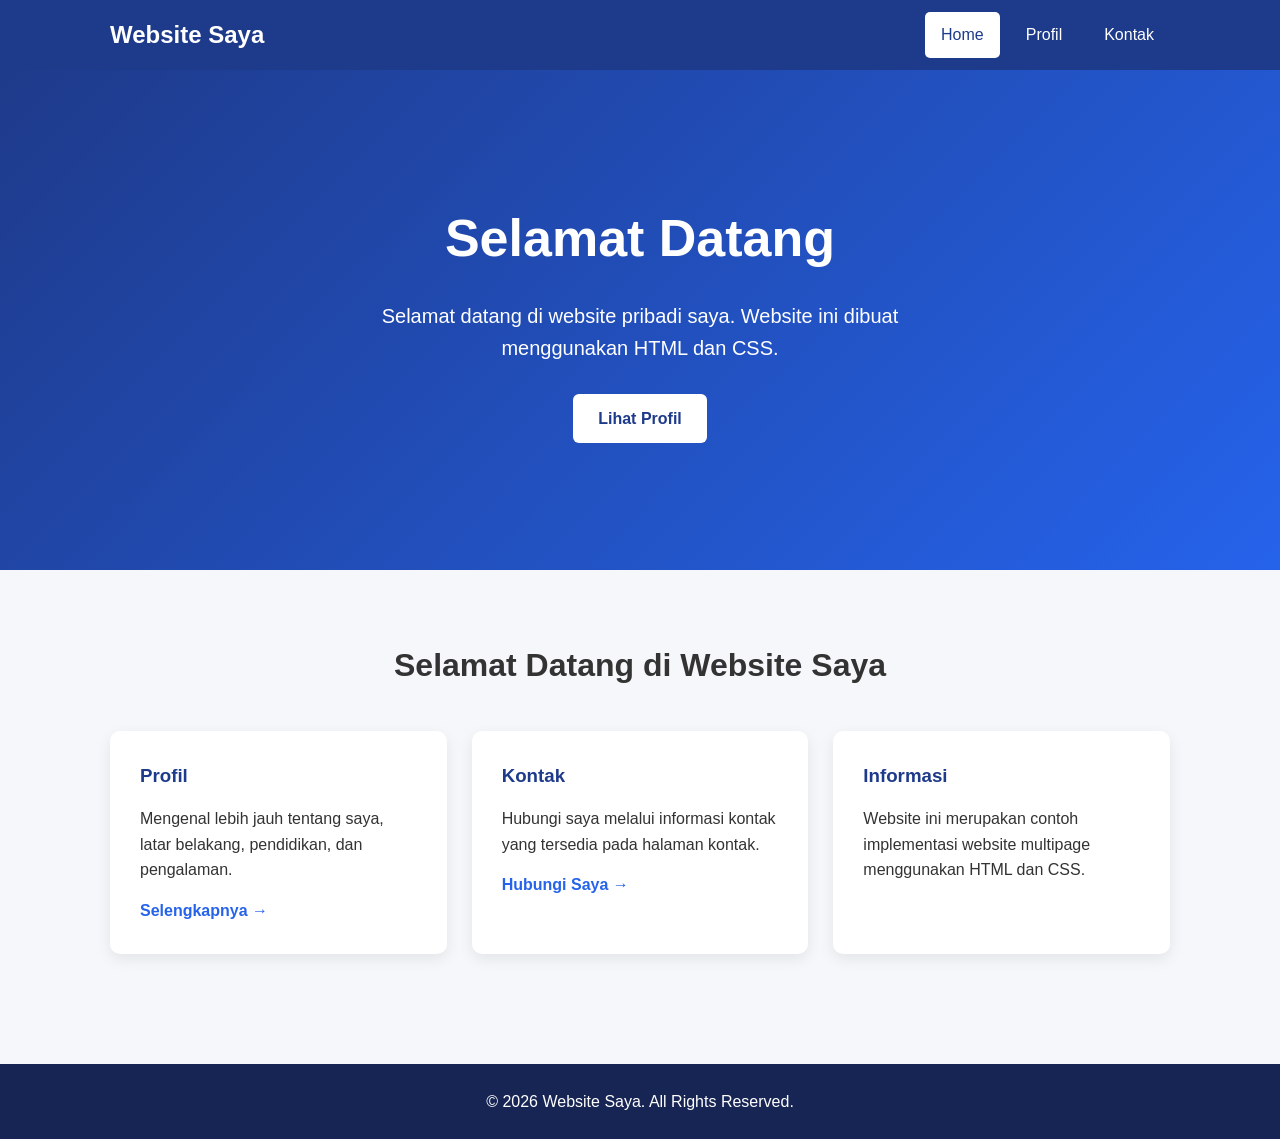
<file: index.html>
<!DOCTYPE html>
<html lang="id">
<head>
    <meta charset="UTF-8">
    <meta name="viewport" content="width=device-width, initial-scale=1.0">
    <title>Website Saya - Home</title>
    <link rel="stylesheet" href="style.css">
</head>
<body>

    <!-- Navbar -->
    <header>
        <nav class="navbar">
            <div class="logo">Website Saya</div>

            <ul class="nav-menu">
                <li><a href="index.html" class="active">Home</a></li>
                <li><a href="profil.html">Profil</a></li>
                <li><a href="kontak.html">Kontak</a></li>
            </ul>
        </nav>
    </header>

    <!-- Hero -->
    <main>
        <section class="hero">
            <div class="hero-content">
                <h1>Selamat Datang</h1>
                <p>
                    Selamat datang di website pribadi saya.
                    Website ini dibuat menggunakan HTML dan CSS.
                </p>

                <a href="profil.html" class="btn">
                    Lihat Profil
                </a>
            </div>
        </section>

        <!-- Informasi -->
        <section class="section">
            <h2>Selamat Datang di Website Saya</h2>

            <div class="cards">
                <div class="card">
                    <h3>Profil</h3>
                    <p>
                        Mengenal lebih jauh tentang saya,
                        latar belakang, pendidikan, dan pengalaman.
                    </p>
                    <a href="profil.html">Selengkapnya →</a>
                </div>

                <div class="card">
                    <h3>Kontak</h3>
                    <p>
                        Hubungi saya melalui informasi kontak
                        yang tersedia pada halaman kontak.
                    </p>
                    <a href="kontak.html">Hubungi Saya →</a>
                </div>

                <div class="card">
                    <h3>Informasi</h3>
                    <p>
                        Website ini merupakan contoh implementasi
                        website multipage menggunakan HTML dan CSS.
                    </p>
                </div>
            </div>
        </section>
    </main>

    <!-- Footer -->
    <footer>
        <p>&copy; 2026 Website Saya. All Rights Reserved.</p>
    </footer>

</body>
</html>
</file>
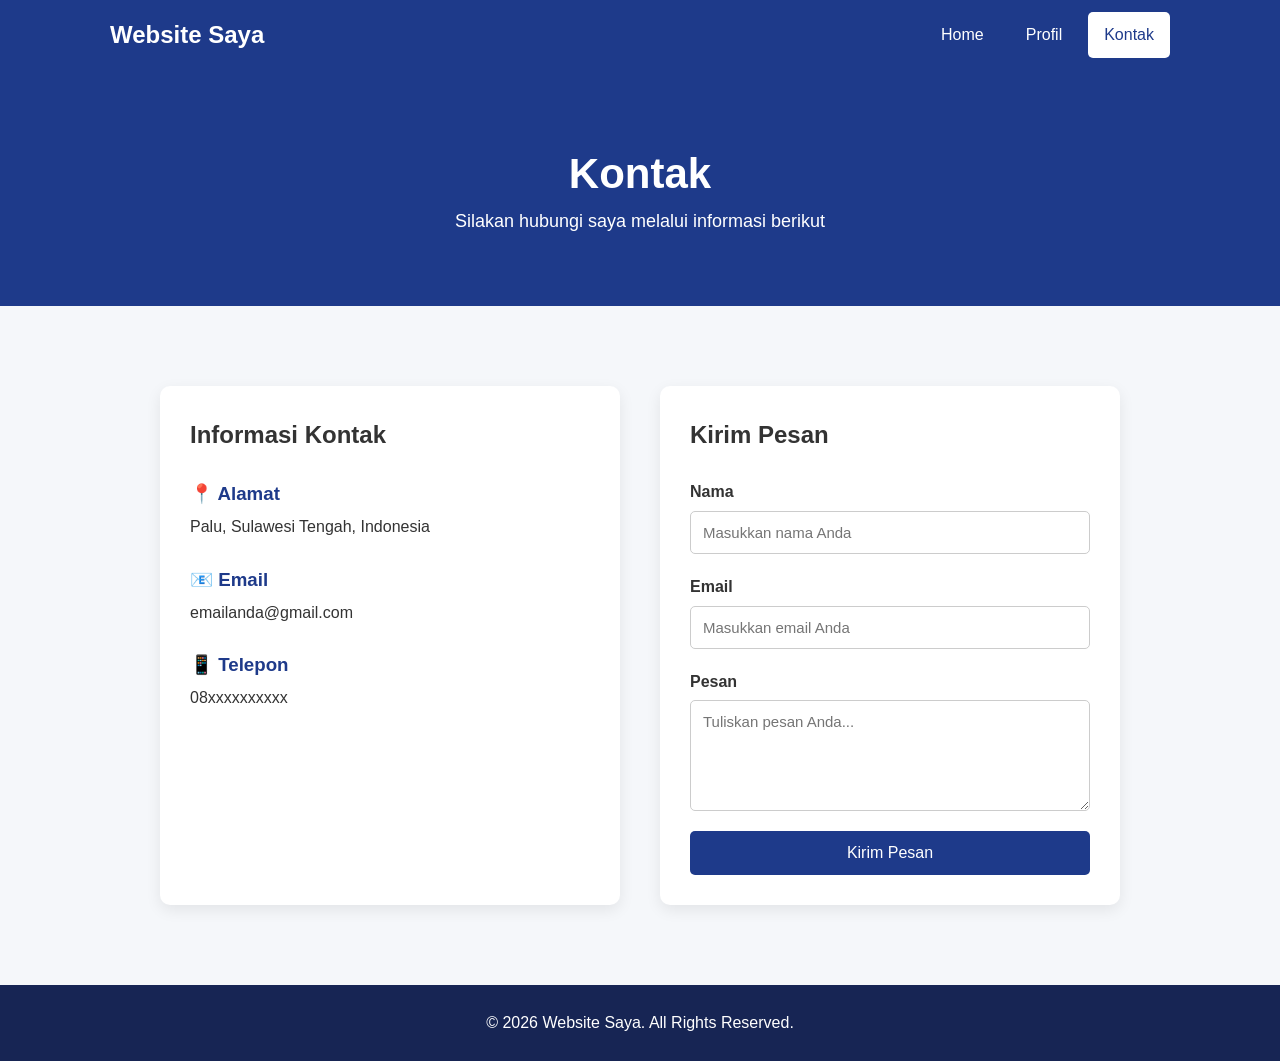
<file: kontak.html>
<!DOCTYPE html>
<html lang="id">
<head>
    <meta charset="UTF-8">
    <meta name="viewport" content="width=device-width, initial-scale=1.0">
    <title>Website Saya - Kontak</title>
    <link rel="stylesheet" href="style.css">
</head>
<body>

    <!-- Navbar -->
    <header>
        <nav class="navbar">
            <div class="logo">Website Saya</div>

            <ul class="nav-menu">
                <li><a href="index.html">Home</a></li>
                <li><a href="profil.html">Profil</a></li>
                <li><a href="kontak.html" class="active">Kontak</a></li>
            </ul>
        </nav>
    </header>

    <!-- Kontak -->
    <main>
        <section class="page-header">
            <h1>Kontak</h1>
            <p>Silakan hubungi saya melalui informasi berikut</p>
        </section>

        <section class="contact-section">

            <div class="contact-info">
                <h2>Informasi Kontak</h2>

                <div class="contact-item">
                    <h3>📍 Alamat</h3>
                    <p>Palu, Sulawesi Tengah, Indonesia</p>
                </div>

                <div class="contact-item">
                    <h3>📧 Email</h3>
                    <p>emailanda@gmail.com</p>
                </div>

                <div class="contact-item">
                    <h3>📱 Telepon</h3>
                    <p>08xxxxxxxxxx</p>
                </div>
            </div>

            <div class="contact-form">
                <h2>Kirim Pesan</h2>

                <form>
                    <label for="nama">Nama</label>
                    <input 
                        type="text" 
                        id="nama" 
                        name="nama"
                        placeholder="Masukkan nama Anda"
                    >

                    <label for="email">Email</label>
                    <input 
                        type="email" 
                        id="email" 
                        name="email"
                        placeholder="Masukkan email Anda"
                    >

                    <label for="pesan">Pesan</label>
                    <textarea 
                        id="pesan" 
                        name="pesan"
                        rows="5"
                        placeholder="Tuliskan pesan Anda..."
                    ></textarea>

                    <button type="submit">
                        Kirim Pesan
                    </button>
                </form>
            </div>

        </section>
    </main>

    <!-- Footer -->
    <footer>
        <p>&copy; 2026 Website Saya. All Rights Reserved.</p>
    </footer>

</body>
</html>
</file>
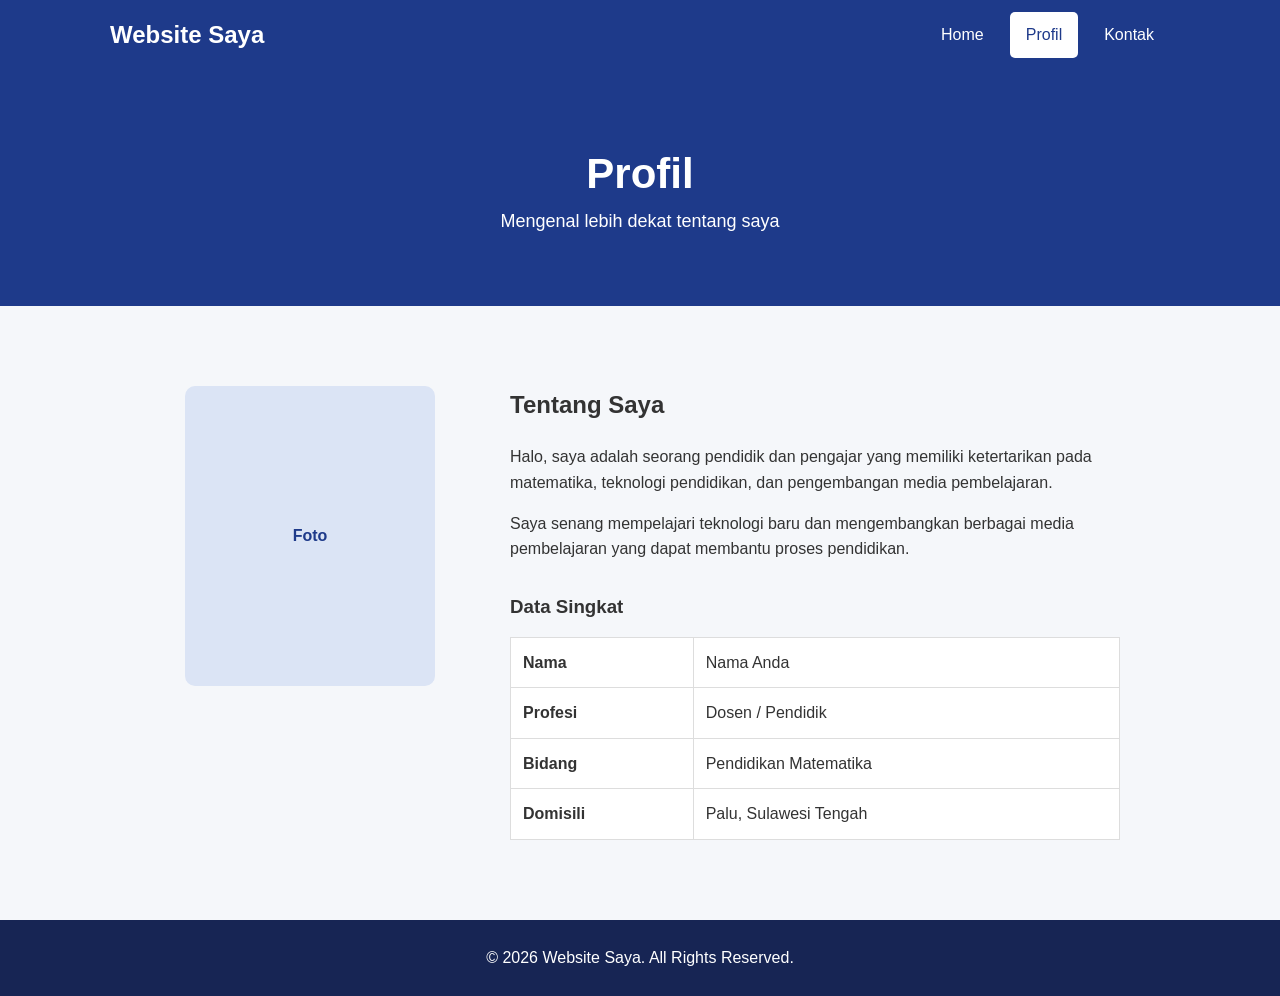
<file: profil.html>
<!DOCTYPE html>
<html lang="id">
<head>
    <meta charset="UTF-8">
    <meta name="viewport" content="width=device-width, initial-scale=1.0">
    <title>Website Saya - Profil</title>
    <link rel="stylesheet" href="style.css">
</head>
<body>

    <!-- Navbar -->
    <header>
        <nav class="navbar">
            <div class="logo">Website Saya</div>

            <ul class="nav-menu">
                <li><a href="index.html">Home</a></li>
                <li><a href="profil.html" class="active">Profil</a></li>
                <li><a href="kontak.html">Kontak</a></li>
            </ul>
        </nav>
    </header>

    <!-- Profil -->
    <main>
        <section class="page-header">
            <h1>Profil</h1>
            <p>Mengenal lebih dekat tentang saya</p>
        </section>

        <section class="profile-section">

            <div class="profile-image">
                <div class="photo-placeholder">
                    Foto
                </div>
            </div>

            <div class="profile-content">
                <h2>Tentang Saya</h2>

                <p>
                    Halo, saya adalah seorang pendidik dan pengajar
                    yang memiliki ketertarikan pada matematika,
                    teknologi pendidikan, dan pengembangan media
                    pembelajaran.
                </p>

                <p>
                    Saya senang mempelajari teknologi baru dan
                    mengembangkan berbagai media pembelajaran
                    yang dapat membantu proses pendidikan.
                </p>

                <h3>Data Singkat</h3>

                <table>
                    <tr>
                        <td>Nama</td>
                        <td>Nama Anda</td>
                    </tr>
                    <tr>
                        <td>Profesi</td>
                        <td>Dosen / Pendidik</td>
                    </tr>
                    <tr>
                        <td>Bidang</td>
                        <td>Pendidikan Matematika</td>
                    </tr>
                    <tr>
                        <td>Domisili</td>
                        <td>Palu, Sulawesi Tengah</td>
                    </tr>
                </table>
            </div>

        </section>
    </main>

    <!-- Footer -->
    <footer>
        <p>&copy; 2026 Website Saya. All Rights Reserved.</p>
    </footer>

</body>
</html>
</file>
<file: style.css>
/* =========================
   RESET
========================= */

* {
    margin: 0;
    padding: 0;
    box-sizing: border-box;
}

html {
    scroll-behavior: smooth;
}

body {
    font-family: Arial, Helvetica, sans-serif;
    line-height: 1.6;
    background-color: #f5f7fa;
    color: #333;
}

/* =========================
   NAVBAR
========================= */

header {
    background-color: #1e3a8a;
    
    position: sticky;
    top: 0;
    z-index: 1000;
}

.navbar {
    max-width: 1100px;
    margin: auto;

    min-height: 70px;

    display: flex;
    align-items: center;
    justify-content: space-between;

    padding: 0 20px;
}

.logo {
    color: white;
    font-size: 24px;
    font-weight: bold;
}

.nav-menu {
    list-style: none;

    display: flex;
    gap: 10px;
}

.nav-menu a {
    color: white;
    text-decoration: none;

    display: block;
    padding: 10px 16px;

    border-radius: 5px;

    transition: 0.3s;
}

.nav-menu a:hover,
.nav-menu a.active {
    background-color: white;
    color: #1e3a8a;
}

/* =========================
   HERO
========================= */

.hero {
    min-height: 500px;

    display: flex;
    justify-content: center;
    align-items: center;

    text-align: center;

    background: linear-gradient(
        135deg,
        #1e3a8a,
        #2563eb
    );

    color: white;
}

.hero-content {
    max-width: 700px;
    padding: 30px;
}

.hero h1 {
    font-size: 52px;
    margin-bottom: 20px;
}

.hero p {
    font-size: 20px;
    margin-bottom: 30px;
}

/* =========================
   BUTTON
========================= */

.btn {
    display: inline-block;

    background-color: white;
    color: #1e3a8a;

    text-decoration: none;

    padding: 12px 25px;

    border-radius: 6px;

    font-weight: bold;

    transition: 0.3s;
}

.btn:hover {
    transform: translateY(-3px);
}

/* =========================
   SECTION
========================= */

.section {
    max-width: 1100px;
    margin: auto;

    padding: 70px 20px;
}

.section h2 {
    text-align: center;
    margin-bottom: 40px;
    font-size: 32px;
}

/* =========================
   CARD
========================= */

.cards {
    display: grid;

    grid-template-columns:
        repeat(3, 1fr);

    gap: 25px;
}

.card {
    background-color: white;

    padding: 30px;

    border-radius: 10px;

    box-shadow:
        0 5px 15px rgba(0, 0, 0, 0.08);
}

.card h3 {
    color: #1e3a8a;
    margin-bottom: 15px;
}

.card p {
    margin-bottom: 15px;
}

.card a {
    color: #2563eb;
    text-decoration: none;
    font-weight: bold;
}

/* =========================
   PAGE HEADER
========================= */

.page-header {
    background-color: #1e3a8a;
    color: white;

    text-align: center;

    padding: 70px 20px;
}

.page-header h1 {
    font-size: 42px;
}

.page-header p {
    font-size: 18px;
}

/* =========================
   PROFILE
========================= */

.profile-section {
    max-width: 1000px;

    margin: 60px auto;

    padding: 20px;

    display: grid;

    grid-template-columns:
        300px 1fr;

    gap: 50px;

    align-items: start;
}

.profile-image {
    display: flex;
    justify-content: center;
}

.photo-placeholder {
    width: 250px;
    height: 300px;

    background-color: #dbe4f5;

    display: flex;
    justify-content: center;
    align-items: center;

    border-radius: 10px;

    color: #1e3a8a;
    font-weight: bold;
}

.profile-content h2 {
    margin-bottom: 20px;
}

.profile-content p {
    margin-bottom: 15px;
}

.profile-content h3 {
    margin-top: 30px;
    margin-bottom: 15px;
}

/* =========================
   TABLE
========================= */

table {
    width: 100%;

    border-collapse: collapse;

    background-color: white;
}

td {
    padding: 12px;

    border: 1px solid #ddd;
}

td:first-child {
    font-weight: bold;
    width: 30%;
}

/* =========================
   CONTACT
========================= */

.contact-section {
    max-width: 1000px;

    margin: 60px auto;

    padding: 20px;

    display: grid;

    grid-template-columns:
        1fr 1fr;

    gap: 40px;
}

.contact-info,
.contact-form {
    background-color: white;

    padding: 30px;

    border-radius: 10px;

    box-shadow:
        0 5px 15px rgba(0, 0, 0, 0.08);
}

.contact-info h2,
.contact-form h2 {
    margin-bottom: 25px;
}

.contact-item {
    margin-bottom: 25px;
}

.contact-item h3 {
    color: #1e3a8a;
    margin-bottom: 5px;
}

/* =========================
   FORM
========================= */

form {
    display: flex;
    flex-direction: column;
}

label {
    margin-bottom: 6px;
    font-weight: bold;
}

input,
textarea {
    width: 100%;

    padding: 12px;

    margin-bottom: 20px;

    border: 1px solid #ccc;

    border-radius: 5px;

    font-family: inherit;

    font-size: 15px;
}

textarea {
    resize: vertical;
}

button {
    background-color: #1e3a8a;
    color: white;

    border: none;

    padding: 13px;

    border-radius: 5px;

    cursor: pointer;

    font-size: 16px;

    transition: 0.3s;
}

button:hover {
    background-color: #2563eb;
}

/* =========================
   FOOTER
========================= */

footer {
    background-color: #172554;

    color: white;

    text-align: center;

    padding: 25px;

    margin-top: 40px;
}

/* =========================
   RESPONSIVE
========================= */

@media (max-width: 768px) {

    .navbar {
        flex-direction: column;
        padding: 15px 20px;
        gap: 10px;
    }

    .nav-menu {
        width: 100%;

        justify-content: center;

        flex-wrap: wrap;
    }

    .hero {
        min-height: 400px;
    }

    .hero h1 {
        font-size: 38px;
    }

    .hero p {
        font-size: 17px;
    }

    .cards {
        grid-template-columns: 1fr;
    }

    .profile-section {
        grid-template-columns: 1fr;
    }

    .profile-image {
        margin-bottom: 20px;
    }

    .contact-section {
        grid-template-columns: 1fr;
    }
}

@media (max-width: 480px) {

    .logo {
        font-size: 20px;
    }

    .nav-menu a {
        padding: 8px 10px;
        font-size: 14px;
    }

    .hero h1 {
        font-size: 32px;
    }

    .page-header h1 {
        font-size: 34px;
    }

    .section {
        padding: 50px 15px;
    }

    .profile-section,
    .contact-section {
        margin: 30px auto;
        padding: 15px;
    }
}
</file>
